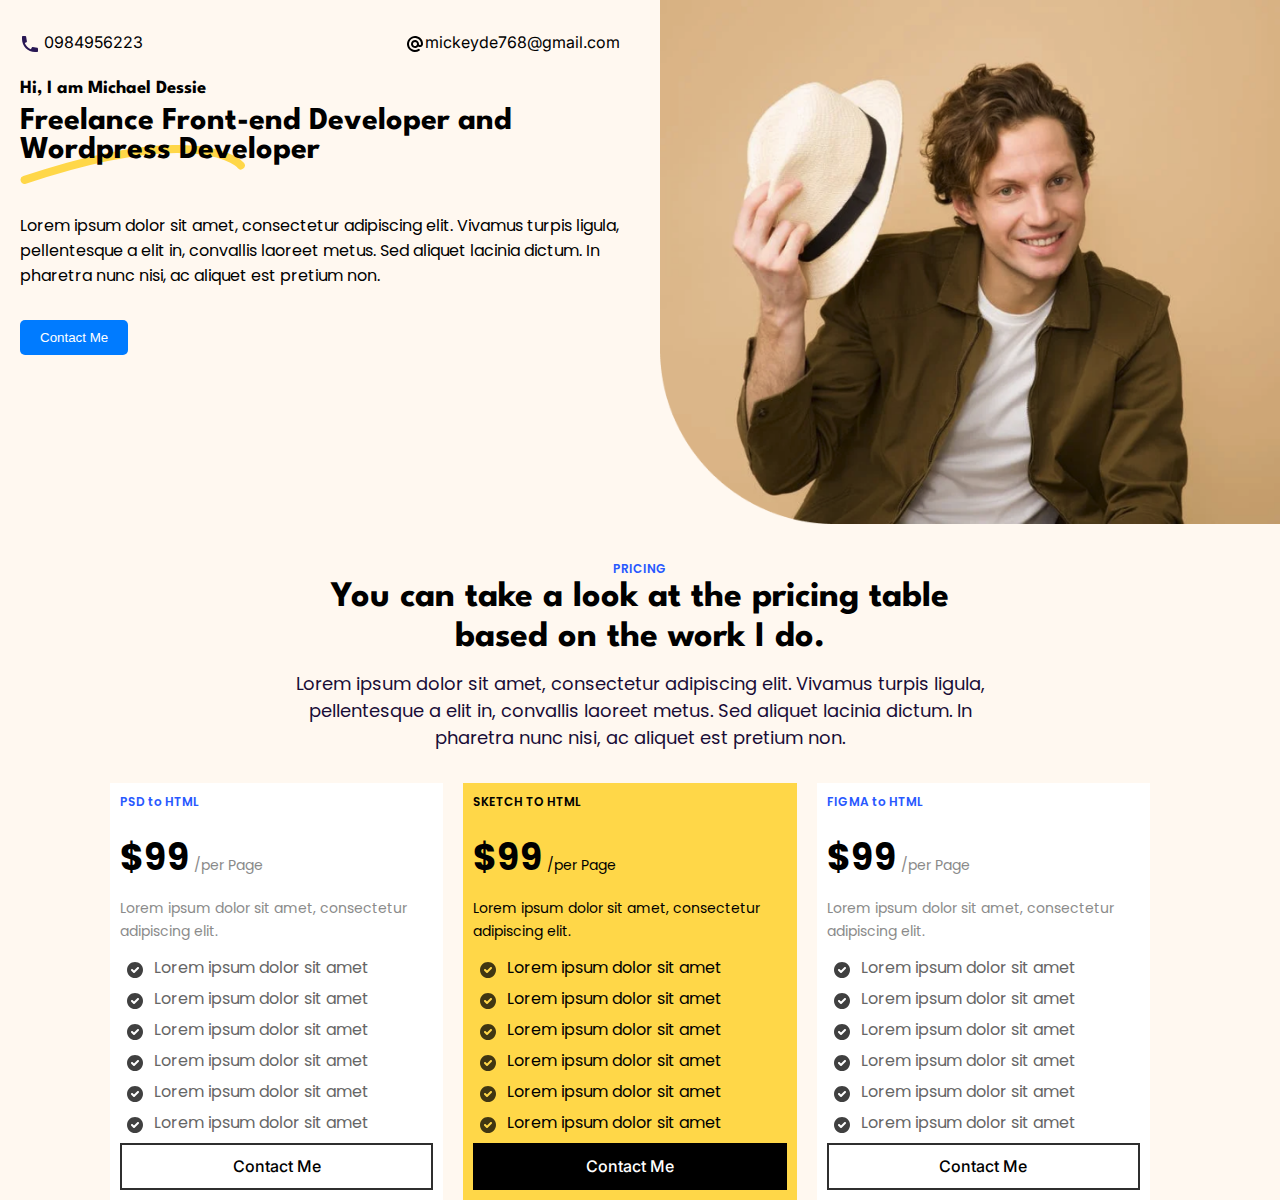
<file: 3. Design Mockup/index.html>
<!DOCTYPE html>
<html lang="en">

<head>
    <link rel="preconnect" href="https://fonts.googleapis.com">
    <link rel="preconnect" href="https://fonts.gstatic.com" crossorigin>
    <link
        href="https://fonts.googleapis.com/css2?family=Inter:ital,opsz,wght@0,14..32,100..900;1,14..32,100..900&family=League+Spartan:wght@100..900&family=Poppins:ital,wght@0,100;0,200;0,300;0,400;0,500;0,600;0,700;0,800;0,900;1,100;1,200;1,300;1,400;1,500;1,600;1,700;1,800;1,900&display=swap"
        rel="stylesheet">
    <link rel="stylesheet" href="css/styles.css">
    <meta charset="UTF-8">
    <meta name="viewport" content="width=device-width, initial-scale=1.0">
    <title>Document</title>
</head>

<body>
    <div class="hero">
        <div class="hero-description">
            <div class="header">
                <div class="phone"><img src="img/phone.svg" alt="" class="phone-img"> 0984956223</div>
                <div class="email"><img src="img/email.svg" alt="" class="email-img">mickeyde768@gmail.com</div>
            </div>
            <h3>Hi, I am Michael Dessie</h3>
            <h1 id="header">Freelance Front-end Developer and Wordpress Developer</h1>
            <img src="img/line.svg" alt="" class="line">
            <div class="big-text">
                Lorem ipsum dolor sit amet, consectetur adipiscing elit. Vivamus turpis ligula, pellentesque a
                elit in, convallis laoreet metus. Sed aliquet lacinia dictum. In pharetra nunc nisi, ac aliquet
                est pretium non.
            </div>
            <button class="contact-button">Contact Me</button>
        </div>
        <div class="hero-image-container">
            <img src="img/photo.png" class="hero-image" alt="person image">
        </div>
    </div>

    <div class="pricing-text-box">
        <div class="div-top-text">PRICING</div>
        <div class="pricing-description">You can take a look at the pricing table based on the work I do.</div>
        <div class="pricing">Lorem ipsum dolor sit amet, consectetur adipiscing elit. Vivamus turpis ligula,
            pellentesque a elit in, convallis laoreet metus. Sed aliquet lacinia dictum. In pharetra nunc nisi, ac
            aliquet est pretium non.</div>
    </div>

    <div class="pricing-boxes">
        <div class="pricing-box-1">
            <div class="top-text">PSD to HTML</div><br>
            <div class="bold-text">$99</div>
            <div class="price-per-page">/per Page </div>
            <div class="service-description">Lorem ipsum dolor sit amet, consectetur adipiscing elit.</div>
            <ul>
                <li><img id="check" src="img/check-mark.svg" alt=""> Lorem ipsum dolor sit amet</li>
                <li><img id="check" src="img/check-mark.svg" alt=""> Lorem ipsum dolor sit amet</li>
                <li><img id="check" src="img/check-mark.svg" alt=""> Lorem ipsum dolor sit amet</li>
                <li><img id="check" src="img/check-mark.svg" alt=""> Lorem ipsum dolor sit amet</li>
                <li><img id="check" src="img/check-mark.svg" alt=""> Lorem ipsum dolor sit amet</li>
                <li><img id="check" src="img/check-mark.svg" alt=""> Lorem ipsum dolor sit amet</li>
            </ul>
            <div class="pricing-contact-button">Contact Me</div>
        </div>

        <div class="pricing-box-2">
            <div class="top-text">SKETCH TO HTML</div><br>
            <div class="bold-text">$99</div>
            <div class="price-per-page">/per Page </div>
            <div class="service-description">Lorem ipsum dolor sit amet, consectetur adipiscing elit.</div>
            <ul>
                <li><img id="check" src="img/check-mark.svg" alt=""> Lorem ipsum dolor sit amet</li>
                <li><img id="check" src="img/check-mark.svg" alt=""> Lorem ipsum dolor sit amet</li>
                <li><img id="check" src="img/check-mark.svg" alt=""> Lorem ipsum dolor sit amet</li>
                <li><img id="check" src="img/check-mark.svg" alt=""> Lorem ipsum dolor sit amet</li>
                <li><img id="check" src="img/check-mark.svg" alt=""> Lorem ipsum dolor sit amet</li>
                <li><img id="check" src="img/check-mark.svg" alt=""> Lorem ipsum dolor sit amet</li>
            </ul>
            <div class="pricing-contact-button-2">Contact Me</div>
        </div>

        <div class="pricing-box-3">
            <div class="top-text">FIGMA to HTML</div><br>
            <div class="bold-text">$99</div>
            <div class="price-per-page">/per Page </div>
            <div class="service-description">Lorem ipsum dolor sit amet, consectetur adipiscing elit.</div>
            <ul>
                <li><img id="check" src="img/check-mark.svg" alt=""> Lorem ipsum dolor sit amet</li>
                <li><img id="check" src="img/check-mark.svg" alt=""> Lorem ipsum dolor sit amet</li>
                <li><img id="check" src="img/check-mark.svg" alt=""> Lorem ipsum dolor sit amet</li>
                <li><img id="check" src="img/check-mark.svg" alt=""> Lorem ipsum dolor sit amet</li>
                <li><img id="check" src="img/check-mark.svg" alt=""> Lorem ipsum dolor sit amet</li>
                <li><img id="check" src="img/check-mark.svg" alt=""> Lorem ipsum dolor sit amet</li>
            </ul>
            <div class="pricing-contact-button">Contact Me</div>
        </div>
    </div>

</body>

</html>
</file>
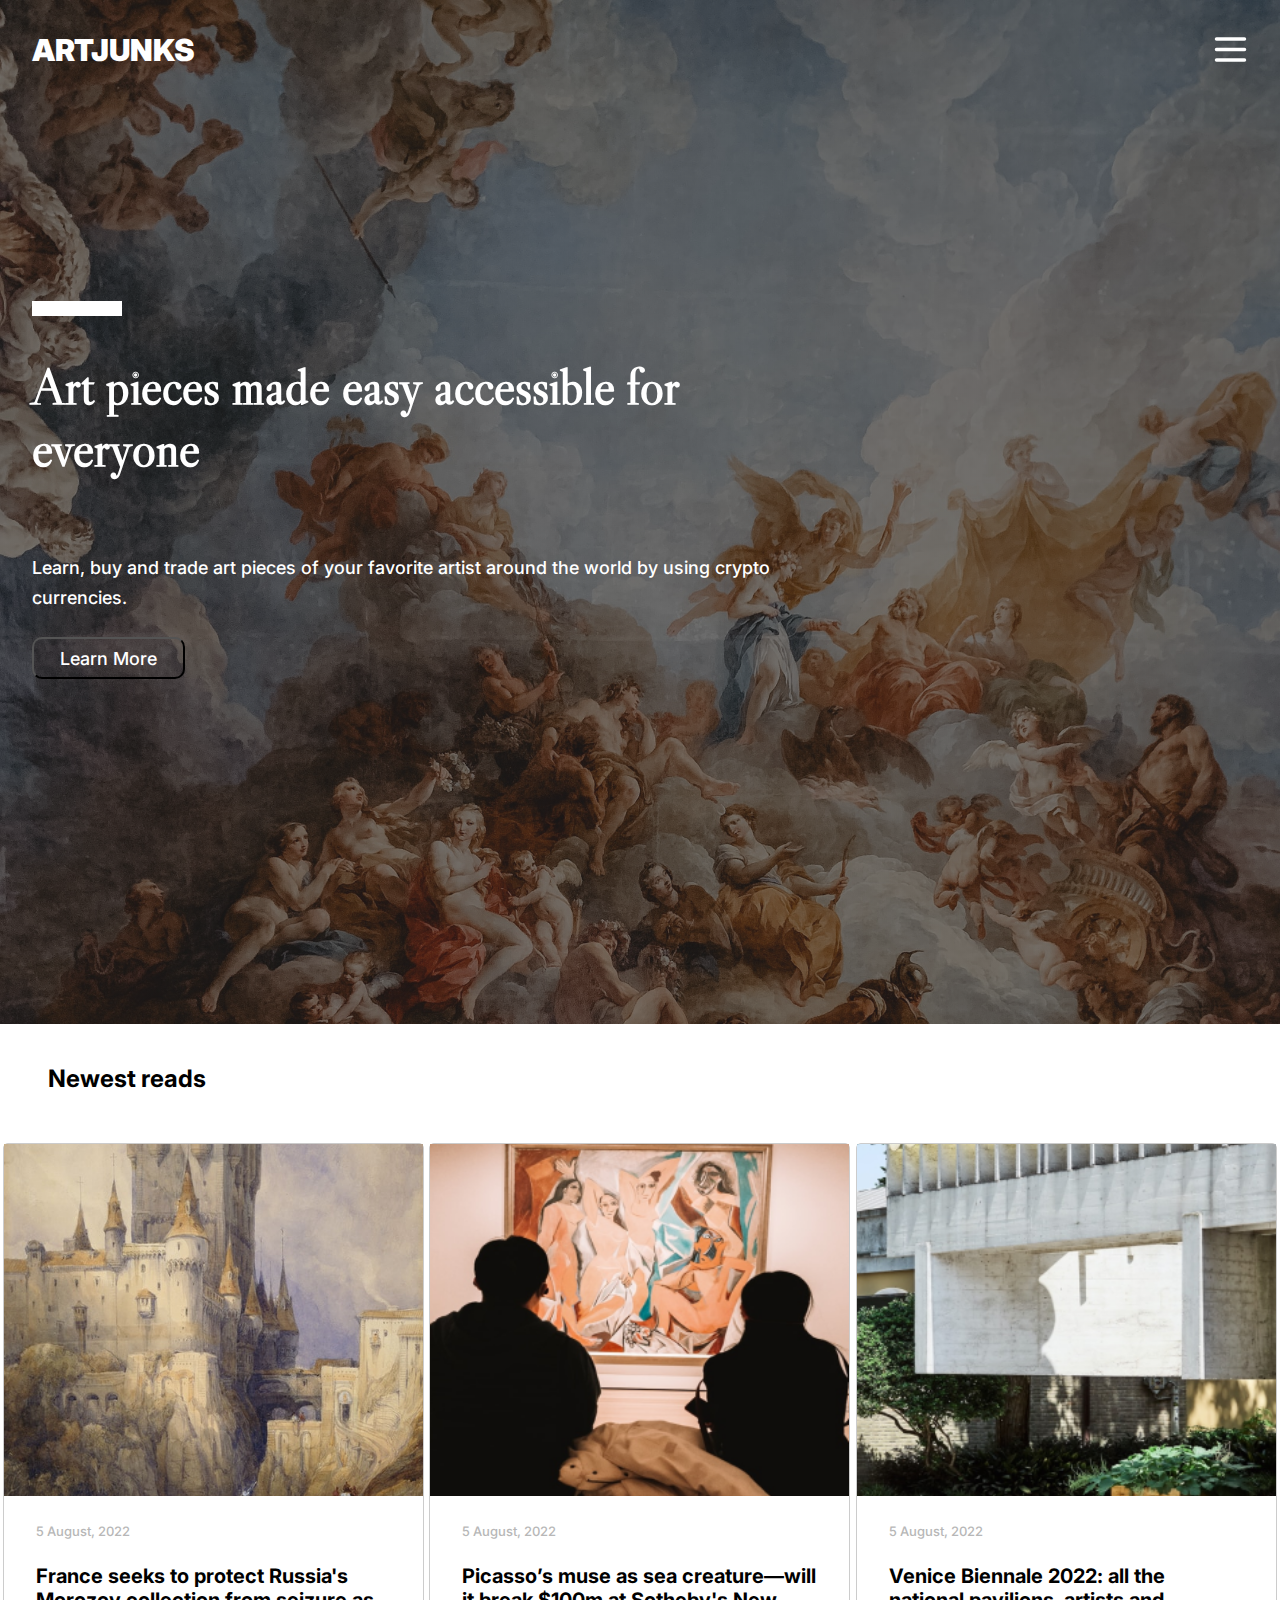
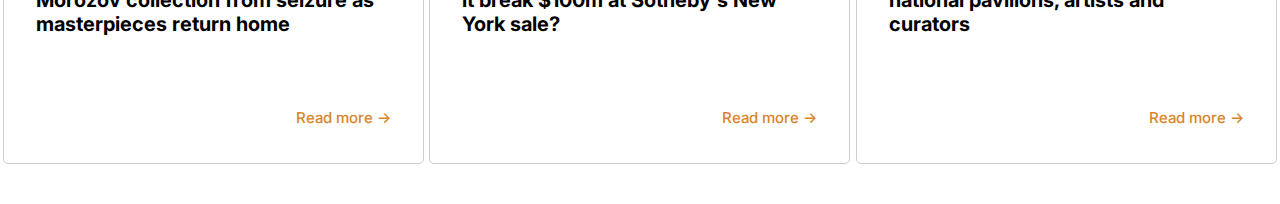
<file: 5.1. Assignment/index.html>
<!DOCTYPE html>
<html lang="en">

<head>
    <meta charset="UTF-8">
    <meta name="viewport" content="width=device-width, initial-scale=1.0">
    <link rel="preconnect" href="https://fonts.googleapis.com">
<link rel="preconnect" href="https://fonts.gstatic.com" crossorigin>
<link href="https://fonts.googleapis.com/css2?family=Inter:ital,opsz,wght@0,14..32,100..900;1,14..32,100..900&family=Libre+Caslon+Display&display=swap" rel="stylesheet">
    <link rel="stylesheet" href="css/css.css">
    <title>Responsive Website Assignment</title>
</head>

<body>
    <div class="nav">
        <div class="nav-box">
        <div class="logo-text">ARTJUNKS</div>
        <div class="logo"><img src="img/menu.svg" alt="menu"></div></div>
        <div class="title-box">
            <div class="title">
                Art pieces made easy accessible for everyone
            </div>

            <div class="description">
                Learn, buy and trade art pieces of your favorite artist around the world by using crypto currencies.
            </div>

            <button class="learn-more">Learn More</button>
        </div>
    </div>
    <div class="major">
    <div class="heading">Newest reads</div>

    <div class="news-section">
        
        <div class="box">
            <img class="news-image" src="img/castle.jpg" alt="">    
            <div class="date">5 August, 2022</div>
            <div class="news">France seeks to protect Russia's Morozov collection from seizure as masterpieces return home</div>
            <div class="read-more">Read more →</div>
        </div>

        <div class="box">
            <img class="news-image" src="img/art.png" alt="A beautiful art">    
            <div class="date">5 August, 2022</div>
            <div class="news">Picasso’s muse as sea creature—will it break $100m at Sotheby's New York sale?</div>
            <div class="read-more">Read more →</div>
        </div>

        <div class="box">
            <img class="news-image" src="img/house.png" alt="A beautiful contemporary house">    
            <div class="date">5 August, 2022</div>
            <div class="news">Venice Biennale 2022: all the national pavilions, artists and curators</div>
            <div class="read-more">Read more →</div>
        </div>

    </div>
    </div>
</body>

</html>
</file>
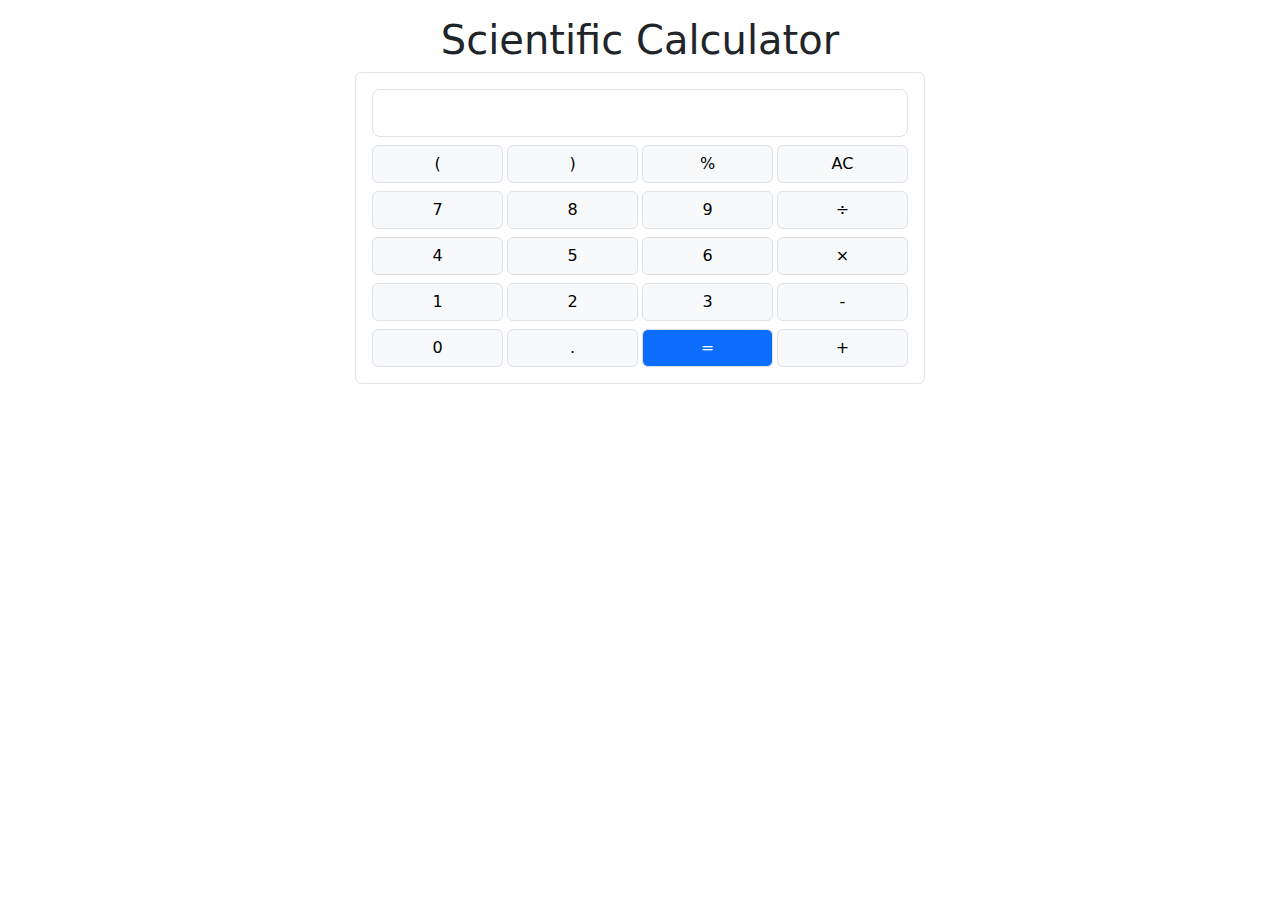
<file: 7. Calculator-Assignment/index.html>
<!DOCTYPE html>
<html lang="en">

<head>
    <meta charset="UTF-8">
    <meta name="viewport" content="width=device-width, initial-scale=1.0">
    <link href="https://cdn.jsdelivr.net/npm/bootstrap@5.3.3/dist/css/bootstrap.min.css" rel="stylesheet"
        integrity="sha384-QWTKZyjpPEjISv5WaRU9OFeRpok6YctnYmDr5pNlyT2bRjXh0JMhjY6hW+ALEwIH" crossorigin="anonymous">
    <title>Scientific - Calculator</title>
</head>

<body>
    <div class="container">
        <h1 class="text-center mt-3">Scientific Calculator</h1>
        <div class="row">
            <div class="col-12 offset-md-3 col-md-6 border rounded p-3">
                
                <!--calculator display box-->
                <input readonly id="calc-display" class="form-control form-control-lg text-end" type="text"
                    aria-label=".form-control-lg example">
                
                <!--Row of calculator -->
                <div class="row gx-1 ">
                    <div class="col-3">
                        <button type="button" class="btn btn-light w-100 mt-2 border">
                            (
                        </button>
                    </div>

                    <div class="col-3">
                        <button type="button" class="btn btn-light w-100 mt-2 border">
                            )
                        </button>
                    </div>

                    <div class="col-3">
                        <button type="button" class="btn btn-light w-100 mt-2 border">
                            %
                        </button>
                    </div>

                    <div class="col-3">
                        <button type="button" class="btn btn-light w-100 mt-2 border">
                            AC
                        </button>
                    </div>

                    <!--wraps here to the next row-->
                    <div class="col-3">
                        <button type="button" class="btn btn-light w-100 mt-2 border">
                            7
                        </button>
                    </div>

                    <div class="col-3">
                        <button type="button" class="btn btn-light w-100 mt-2 border">
                            8
                        </button>
                    </div>

                    <div class="col-3">
                        <button type="button" class="btn btn-light w-100 mt-2 border">
                            9
                        </button>
                    </div>

                    <div class="col-3">
                        <button type="button" class="btn btn-light w-100 mt-2 border">
                            ÷
                        </button>
                    </div>

                    <!--wraps here to the next row-->
                    <div class="col-3">
                        <button type="button" class="btn btn-light w-100 mt-2 border">
                            4
                        </button>
                    </div>

                    <div class="col-3">
                        <button type="button" class="btn btn-light w-100 mt-2 border">
                            5
                        </button>
                    </div>

                    <div class="col-3">
                        <button type="button" class="btn btn-light w-100 mt-2 border">
                            6
                        </button>
                    </div>

                    <div class="col-3">
                        <button type="button" class="btn btn-light w-100 mt-2 border">
                            ×
                        </button>
                    </div>

                    <!--wraps here to the next row-->
                    <div class="col-3">
                        <button type="button" class="btn btn-light w-100 mt-2 border">
                            1
                        </button>
                    </div>

                    <div class="col-3">
                        <button type="button" class="btn btn-light w-100 mt-2 border">
                            2
                        </button>
                    </div>

                    <div class="col-3">
                        <button type="button" class="btn btn-light w-100 mt-2 border">
                            3
                        </button>
                    </div>

                    <div class="col-3">
                        <button type="button" class="btn btn-light w-100 mt-2 border">
                            -
                        </button>
                    </div>

                    <!--wraps here to the next row-->
                    <div class="col-3">
                        <button type="button" class="btn btn-light w-100 mt-2 border">
                            0
                        </button>
                    </div>

                    <div class="col-3">
                        <button type="button" class="btn btn-light w-100 mt-2 border">
                            .
                        </button>
                    </div>

                    <div class="col-3">
                        <button type="button" class="btn btn-primary w-100 mt-2 border">
                            =
                        </button>
                    </div>

                    <div class="col-3">
                        <button type="button" class="btn btn-light w-100 mt-2 border">
                            +
                        </button>
                    </div>
                </div>
            </div>
        </div>
    </div>


    <script src="https://cdn.jsdelivr.net/npm/bootstrap@5.3.3/dist/js/bootstrap.bundle.min.js"
        integrity="sha384-YvpcrYf0tY3lHB60NNkmXc5s9fDVZLESaAA55NDzOxhy9GkcIdslK1eN7N6jIeHz"
        crossorigin="anonymous">
    </script>

    <script>
        document.addEventListener("DOMContentLoaded", function(){
            const display = document.getElementById("calc-display");
            const buttons = Array.from(document.getElementsByClassName("btn")); // getElementsByClassName returns HTML COLLECTION not an Array. 
                                                                                // You can turn it into Array using Array.from
                                                                                // Or use querySelectorAll instead of getElementsByClassName
            
            let currentText = "";
            buttons.forEach(element => {
                element.addEventListener('click', function(){
                    const value = element.innerText;
                    if (value == "AC"){
                        currentText = "";
                        display.value = currentText;
                    } else if(value == "="){
                        currentText = currentText.replace("×","*").replace("÷","/").replace("%", "*0.01");
                        display.value = eval(currentText).toString();
                        currentText = "";
                    } else{
                        currentText += value;
                        display.value = currentText;
                    }
                });
            });
            
        });
    </script>
</body>

</html>
</file>
<file: 3. Design Mockup/css/styles.css>
* {
    margin: 0;
    padding: 0;
}
body{
    background: #FFF8F0;
    font-family: "Inter", sans-serif;
    max-width: 1280px;
    margin: 0 auto;

}
h1, h2, h3{
    font-family: "League spartan";
}
h4{
    font-family: "inter", sans-serif ;
    font-size: 16px;
}
.hero{
   display: flex;
}
.hero-description{
    width: 50%;
    padding: 32px 20px 32px 20px;
}
.big-text{
    font-family: poppins;
    margin-top: 48px;
}
#header{
    margin-top: 10px;
}
.line{
    position: absolute;
    z-index: -1;
    margin-top: -20px;
}
.phone{
   float: left;
   
}
.header{
    margin-bottom: 48px;
}
.email{
    float: right;
    padding-right: 20px;
}
.phone-img{
    margin-bottom: -6px;
}
.email-img{
    margin-bottom: -6px;
}
h1{
    margin-top: 12px;
}
p{
    margin-top: 12px;
}
.hero-image-container{
    width: 50%;
}
.hero-image{
    width: 100%;

}
.contact-button {
    background-color: #007BFF;
    color: white;
    border: none;
    padding: 10px 20px;
    cursor: pointer;
    border-radius: 5px;
    transition: 1s ease;
    margin-top: 32px;
}

.contact-button:hover {
    background-color: #0056b3;
    cursor: pointer;
}
.pricing-text-box{
    max-width: 700px;
    margin: 0 auto;
}
.div-top-text{
    font-family: Poppins, sans-serif;
    font-size: 12px;
    font-weight: 600;
    line-height: 18px;
    text-align: center;
    color: #2858FF;
    margin-top: 32px;
}
.top-text{
    font-family: Poppins, sans-serif;
    font-size: 12px;
    font-weight: 600;
    line-height: 18px;
    text-align: left;
    color: #2858FF;

}
.pricing{
    color: #190D37;
    font-family: Poppins;
    font-size: 18px;
    font-weight: 400;
    line-height: 27px;
    text-align: center; 
    margin: 12px auto 32px auto;   
}
.pricing-description{
    font-family: League Spartan;
    font-size: 36px;
    font-weight: 700;
    line-height: 40px;
    text-align: center;

}
.pricing-boxes{
    display: flex;
    justify-content: center;
    text-align: left;
    max-width: 1060px;
    margin: 0 auto;
}
.pricing-box-1{
    margin-right: 20px;
    padding: 10px;
    background-color: #ffffff;
}
.pricing-box-2{
    margin-right: 20px;
    padding: 10px;
    background-color: #FFD748;
    ;
}
.pricing-box-3{
    margin-right: 20px;
    padding: 10px;
    background-color: #ffffff;
}

#check{
    margin-bottom: -12px;
    padding: 5px;
}


li{
    list-style: none;
    margin: 6px auto;
    padding: 6px auto;
    color: #666666;
    font-family: Poppins;
    font-size: 16px;
    font-weight: 400;
    line-height: 24px;
    text-align: left;
}

.bold-text{
    font-family: Poppins;
    font-size: 36px;
    font-weight: 700;
    line-height: 54px;
    text-align: left;
    display: inline;
}

.price-per-page{
    color: #8A8A8A;
    font-family: Poppins;
    font-size: 14px;
    font-weight: 400;
    line-height: 21px;
    text-align: left;
    display: inline;
}

.service-description{
    color: #8B8B8B;
    font-family: Poppins;
    font-size: 14px;
    font-weight: 400;
    line-height: 23px;
    text-align: left;
    margin: 12px auto;
}
.pricing-box-2 .top-text , .pricing-box-2 .price-per-page, .pricing-box-2 .service-description, .pricing-box-2 li{
    color: black;
}

.pricing-contact-button{
    text-align: center;
    padding: 12px;
    margin-top: 8px;
    border: 2px solid #2F2F2F;
    font-family: Inter;
    font-size: 16px;
    font-weight: 500;
    line-height: 19.36px;
}

.pricing-contact-button-2{
    border: 2px solid #000000;
    text-align: center;
    padding: 12px;
    margin-top: 8px;
    font-family: Inter;
    font-size: 16px;
    font-weight: 500;
    line-height: 19.36px;
    color: #ffffff;
    background-color: #000000;
}
</file>
<file: 5.1. Assignment/css/css.css>
body {
    margin: 0;
    padding: 0;
}

.nav {
    height: 1024px;
    background-image: linear-gradient(rgba(39, 39, 39, 0.5), rgba(39, 39, 39, 0.5)), url("../img/angels.jpg");
    background-size: cover;
}

.nav-box {
    display: flex;
    justify-content: space-between;
}

.logo-text {
    font-family: Inter;
    font-size: 30.4px;
    font-weight: 900;
    line-height: 36.79px;
    text-align: left;
    color: #ffffff;
    padding: 32px;
}

.logo img {
    padding: 32px;
    width: 35px;
    float: right;

}

.title-box::before {
    display: block;
    content: "";
    position: absolute;
    left: 0;
    top: 0;
    height: 15px;
    width: 90px;
    background-color: white;
}

.title-box {
    position: relative;
    width: 314px;
    height: 429px;
    margin-top: 200px;
    margin-left: 32px;
    gap: 32px;
    opacity: 0px;
    padding-top: 30px;
}

.title {
    font-family: "Libre Caslon Display", sans-serif;
    font-size: 50px;
    font-weight: 800;
    margin: 24px auto 0 auto;
    text-align: left;
    width: 314px;
    height: 186px;
    color: #ffffff;
}

.description {
    font-family: Inter;
    font-size: 18px;
    font-weight: 500;
    line-height: 30.33px;
    text-align: left;
    color: #ffffff;
    margin-top: 24px;

}

.learn-more {
    width: 153px;
    height: 42px;
    font-family: Inter;
    font-size: 18px;
    font-weight: 500;
    text-align: center;
    color: #FFFFFF;
    background: none;
    margin-top: 24px;
    border-radius: 10px;
    background-color: transparent;
}

.learn-more:hover {
    background-color: white;
    color: black;
    transition: background-color ease-in 0.5s;
}

.news-section {
    margin: 0px auto 40px auto;
}

.heading {
    font-family: Inter;
    font-size: 24px;
    font-weight: 700;
    text-align: left;
    width: 161px;
    height: 29px;
    margin: 40px 32px;
}

.box {
    width: 311px;
    height: 619px;
    margin: 40px auto 0 auto;
    border: 1px solid #ccc;
    border-radius: 5px;
}

.news-image {
    width: 311px;
    height: 352px;
}

.date {
    margin: 24px 32px;
    font-family: Inter;
    font-size: 13px;
    font-weight: 500;
    line-height: 15.73px;
    text-align: left;
    color: #B7B7B7;
}

.news {
    font-family: Inter;
    font-size: 20px;
    font-weight: 700;
    text-align: left;
    margin: 24px 32px;
    height: 120px;
}

.read-more {
    font-family: Inter;
    font-size: 15px;
    font-weight: 500;
    text-align: right;
    color: #D9852C;
    margin: 24px 32px;
}

@media screen and (min-width: 992px) {
    .title-box {
        width: 748px;
        height: 411px;
    }

    .title {
        width: 748px;
    }

    .description {
        margin-top: 12px;
    }

    .major {
        margin: 0px auto 40px auto;
        width: 100%;
    }

    .heading {
        width: 100%;
        margin-left: 48px;
    }

    .news-section {
        margin: 0px 0px 40px 0px;
        width: 100%;
        display: flex;
        flex-wrap: wrap;
        justify-content: space-between;

    }

    .box {
        margin-top: 10px;
        width: 419px;
    }

    .news-image {
        width: 100%;
        object-fit: cover;
    }
}
</file>
